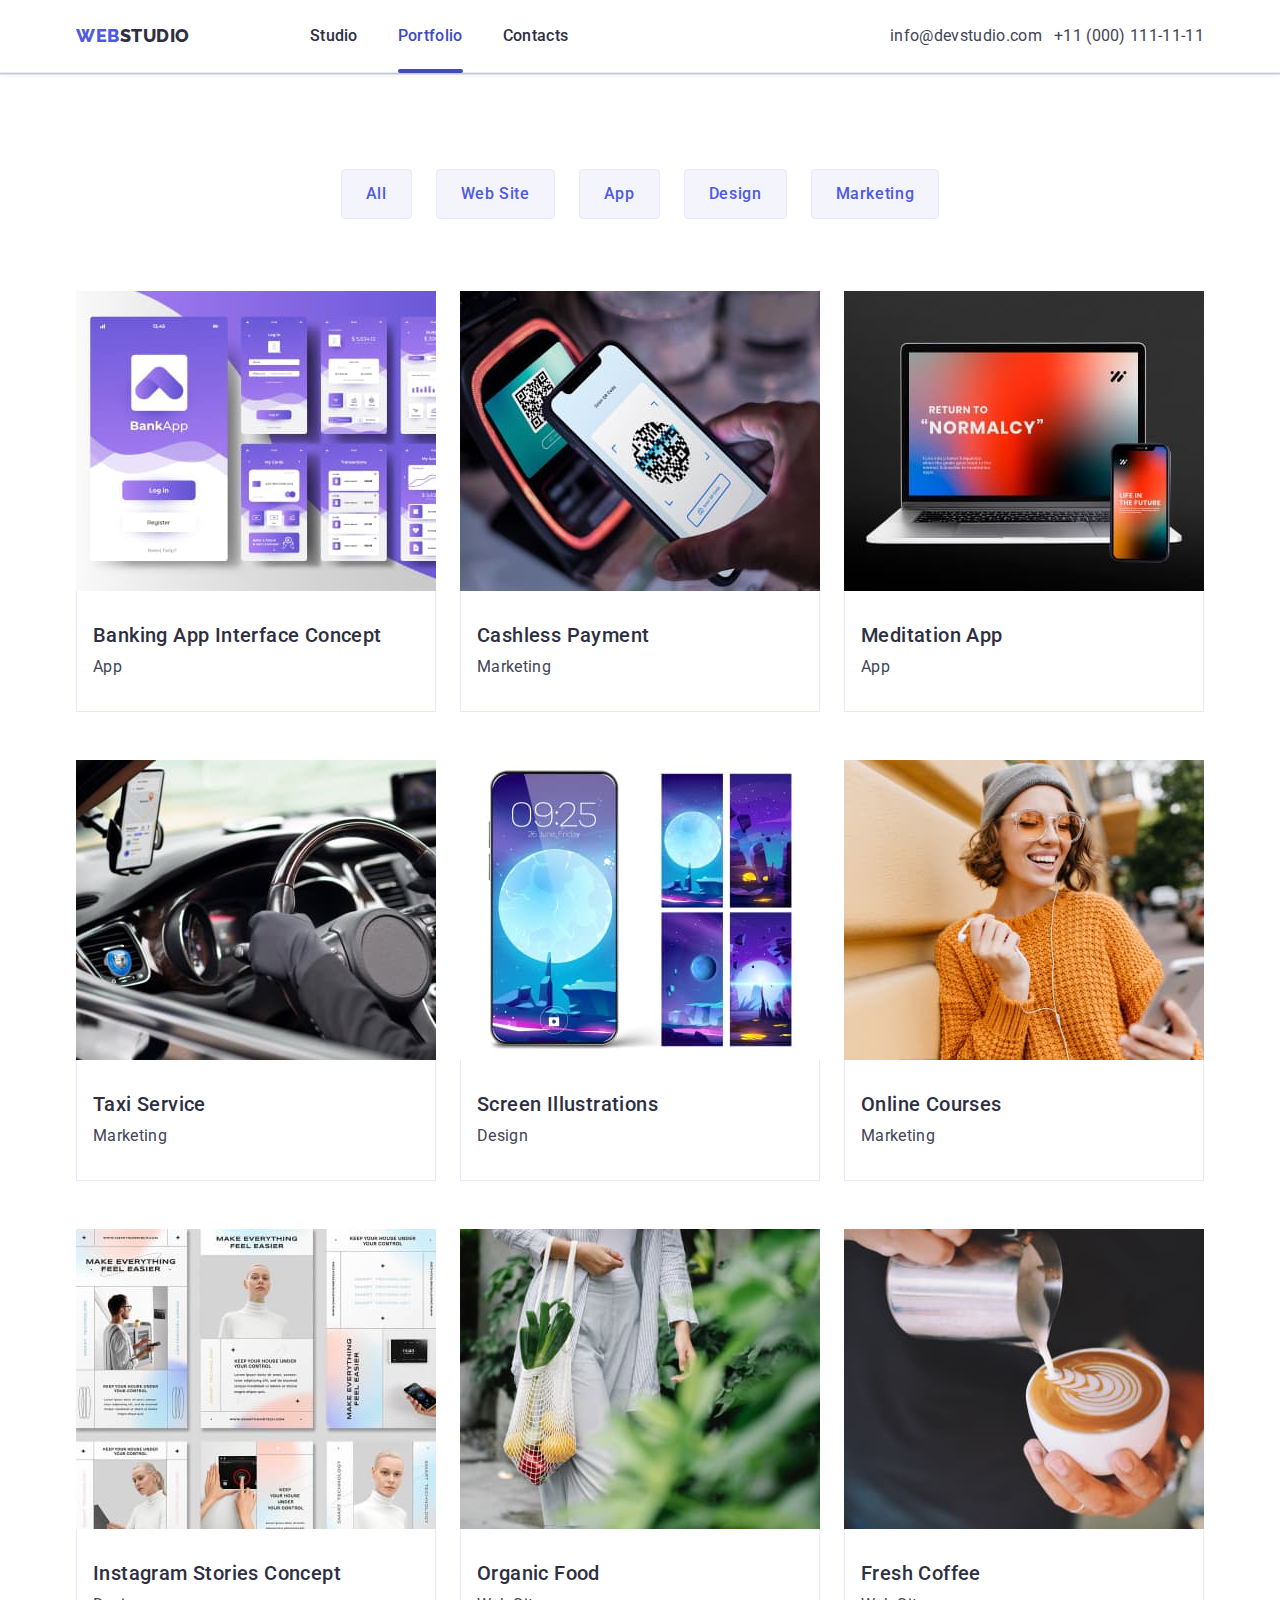
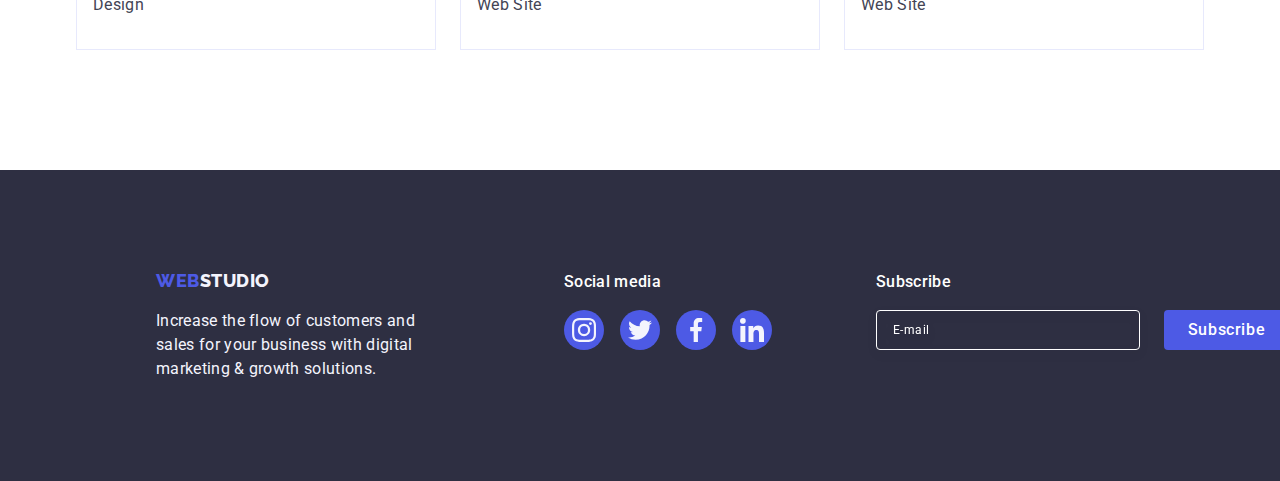
<file: portfolio.html>
<!DOCTYPE html>
<html lang="en">
<head>
    <meta charset="UTF-8">
    <meta name="viewport" content="width=device-width, initial-scale=1.0">
    <title>WebStudio-Portfolio</title>

    <link rel="preconnect" href="https://fonts.googleapis.com">
    <link rel="preconnect" href="https://fonts.gstatic.com" crossorigin>
    <link href="https://fonts.googleapis.com/css2?family=Raleway:wght@800&family=Roboto:wght@400;500;700&display=swap"
        rel="stylesheet">

    <link rel="stylesheet" href="https://cdn.jsdelivr.net/npm/modern-normalize@2.0.0/modern-normalize.min.css">

    <link rel="stylesheet" href="./css/styles.css">

    
</head>

<body>
<header class="header">

    <div class="header-container container">
        <nav class="nav-container">
            <a class="logo link" href="./index.html">Web<span class="second-part">Studio</span>
            </a>

            <ul class="list nav-list">
                <li><a href="./index.html" class="first-page link current">Studio</a></li>
                <li><a href="./portfolio.html" class="first-page link current link-active">Portfolio</a></li>
                <li><a href="" class="first-page link current">Contacts</a></li>
            </ul>
        </nav>

        <address class="address list">
            <ul class="contacts list">
                <li><a class="link link email" href="mailto:info@devstudio.com">info@devstudio.com</a></li>
                <li><a class="link link email" href="tel:+110001111111">+11 (000) 111-11-11</a></li>
            </ul>
        </address>
    </div>

</header>
    
    <main>
        <section class="section-portfolio container">
            <div class="container">
                <h1 class="visually-hidden list-adv-title">Portfolio</h1>

                <ul class="list button-list">
                    <li><button class="button-portfolio all" type="button">All</button></li>
                    <li><button class="button-portfolio all" type="button">Web Site</button></li>
                    <li><button class="button-portfolio all" type="button">App</button></li>
                    <li><button class="button-portfolio all" type="button">Design</button></li>
                    <li><button class="button-portfolio all" type="button">Marketing</button></li>
                     </ul>
                
<!--second list in section-->

                <ul class="list cart-set-portfolio">
                    <li class="cart-set-filter"> <a class="cart-set-link link" href="">
                        <div class="overlay">
                            <img src="./images/img8.jpg" alt="Design of different App interfaces" width="360">
                                <p class="overlay-text">14 Stylish and User-Friendly App Design Concepts · Task Manager App · Calorie Tracker App · Exotic Fruit Ecommerce App ·
                                Cloud Storage App</p>
                        </div>
                        <div class="filter-text">
                            <h2 class="link-title">Banking App Interface Concept</h2>
                            <p class="link-text">App</p>
                        </div></a>
                    </li>
                    <li class="cart-set-filter"> <a class="cart-set-link link" href="">
                        <div class="overlay">
                            <img src="./images/img9.jpg" alt="A man makes payment with a help of cell phone" width="360">
                                <p class="overlay-text">14 Stylish and User-Friendly App Design Concepts · Task Manager App · Calorie Tracker App ·
                                    Exotic Fruit Ecommerce App ·
                                    Cloud Storage App</p>
                        </div>
                        <div class="filter-text">
                            <h2 class="link-title">Cashless Payment</h2>
                            <p class="link-text">Marketing</p>
                        </div></a>
                    </li>
                    <li class="cart-set-filter"> <a class="cart-set-link link" href="">
                        <div class="overlay">
                            <img src="./images/img10.jpg" alt="Laptop with cell phone" width="360">
                                <p class="overlay-text">14 Stylish and User-Friendly App Design Concepts · Task Manager App · Calorie Tracker App ·
                                    Exotic Fruit Ecommerce App ·
                                    Cloud Storage App</p>
                        </div>
                        <div class="filter-text">
                            <h2 class="link-title">Meditation App</h2>
                            <p class="link-text">App</p>
                        </div></a>
                    </li>
                    <li class="cart-set-filter"> <a class="cart-set-link link" href="">
                        <div class="overlay">
                            <img src="./images/img11.jpg" alt="A steering wheel with the hands of driver" width="360">
                                <p class="overlay-text">14 Stylish and User-Friendly App Design Concepts · Task Manager App · Calorie Tracker App ·
                                    Exotic Fruit Ecommerce App ·
                                    Cloud Storage App</p>
                        </div>
                        <div class="filter-text">
                            <h2 class="link-title">Taxi Service</h2>
                            <p class="link-text">Marketing</p>
                        </div></a>
                    </li>
                    <li class="cart-set-filter"><a class="cart-set-link link" href="">
                        <div class="overlay">
                            <img src="./images/img12.jpg" alt="Iphone with different kind of phone screen wallpapers" width="360">
                                <p class="overlay-text">14 Stylish and User-Friendly App Design Concepts · Task Manager App · Calorie Tracker App ·
                                    Exotic Fruit Ecommerce App ·
                                    Cloud Storage App</p>
                            </div>
                        <div class="filter-text">
                            <h2 class="link-title">Screen Illustrations</h2>
                            <p class="link-text">Design</p>
                        </div></a>
                    </li>
                    <li class="cart-set-filter"><a class="cart-set-link link" href="">
                        <div class="overlay">
                            <img src="./images/img13.jpg" alt="A girl wearing sunglasses and earphones is smiling to her phone" width="360">
                                <p class="overlay-text">14 Stylish and User-Friendly App Design Concepts · Task Manager App · Calorie Tracker App ·
                                    Exotic Fruit Ecommerce App ·
                                    Cloud Storage App</p>
                            </div>
                        <div class="filter-text">
                            <h2 class="link-title">Online Courses</h2>
                            <p class="link-text">Marketing</p>
                        </div></a>
                    </li>
                    <li class="cart-set-filter"> <a class="cart-set-link link" href="">
                        <div class="overlay">
                            <img src="./images/img14.jpg" alt="Different designs of social-network with pictures of people" width="360">
                                <p class="overlay-text">14 Stylish and User-Friendly App Design Concepts · Task Manager App · Calorie Tracker App ·
                                    Exotic Fruit Ecommerce App ·
                                    Cloud Storage App</p>
                            </div>
                        <div class="filter-text">
                            <h2 class="link-title">Instagram Stories Concept</h2>
                            <p class="link-text">Design</p>
                        </div></a>
                    </li>
                    <li class="cart-set-filter"><a class="cart-set-link link" href="">
                        <div class="overlay">
                            <img src="./images/img15.jpg" alt="A woman brings in the string bag vegetables" width="360">
                                <p class="overlay-text">14 Stylish and User-Friendly App Design Concepts · Task Manager App · Calorie Tracker App ·
                                    Exotic Fruit Ecommerce App ·
                                    Cloud Storage App</p>
                            </div>
                        <div class="filter-text">
                            <h2 class="link-title">Organic Food</h2>
                            <p class="link-text">Web Site</p>
                        </div></a>
                    </li>
                    <li class="cart-set-filter"><a class="cart-set-link link" href="">
                        <div class="overlay">
                            <img src="./images/img16.jpg" alt="A cup of coffee with design of leave" width="360">
                                <p class="overlay-text">14 Stylish and User-Friendly App Design Concepts · Task Manager App · Calorie Tracker App ·
                                    Exotic Fruit Ecommerce App ·
                                    Cloud Storage App</p>
                            </div>
                        <div class="filter-text">
                            <h2 class="link-title">Fresh Coffee</h2>
                            <p class="link-text">Web Site</p>
                        </div></a>
                    </li>
                </ul>
            </div>
        </section>
    
    </main>
    
<footer class="page-footer">
    <div class="whole-footer">
        <div class="footer-leftside">
            <a class="logo link link-footer" href="./index.html">Web<span class="footer-second-part">Studio</span>
            </a>
            <p class="slogan">Increase the flow of customers and sales for your business with digital marketing &#38;
                growth solutions.</p>
        </div>
        <div class="footer-rightside">
            <p class="socials-text">Social media</p>
            <ul class="social-media-footer list">
                <li class="footer-social-item">
                    <a class="footer-social-link" href="https://www.instagram.com/" target="_blank"
                        rel="noopener no referrer">
                        <svg class="footer-social-media-icons" width="24" height="24">
                            <use href="./images/icons.svg#icon-instagram"></use>
                        </svg>
                    </a>
                </li>
                <li class="footer-social-item">
                    <a class="footer-social-link" href="https://twitter.com/" target="_blank"
                        rel="noopener no referrer">
                        <svg class="footer-social-media-icons" width="24" height="24">
                            <use href="./images/icons.svg#icon-twitter"></use>
                        </svg>
                    </a>
                </li>
                <li class="footer-social-item">
                    <a class="footer-social-link" href="https://facebook.com/" target="_blank"
                        rel="noopener no referrer">
                        <svg class="footer-social-media-icons" width="24" height="24">
                            <use href="./images/icons.svg#icon-facebook"></use>
                        </svg>
                    </a>
                </li>
                <li class="footer-social-item">
                    <a class="footer-social-link" href="https://linkedin.com/" target="_blank"
                        rel="noopener no referrer">
                        <svg class="footer-social-media-icons" width="24" height="24">
                            <use href="./images/icons.svg#icon-linkedin"></use>
                        </svg>
                    </a>
                </li>
            </ul>
        </div>

        <div class="footer-subscribe-wrapper">
            <p class="footer-subscribe-text">Subscribe</p>
            <form class="subscribe-form" name="subscribe_form">
                <label class="subscribe-form-field" for="subscribe_form_field">
                    <input class="subscribe-form-input" type="email" name="email" placeholder="E-mail"
                        id="subscribe_form_field">
                </label>
                <button class="submit-btn" type="submit">Subscribe
                    <svg class="subscribe-button" width="24" height="24">
                        <use href="./images/icons.svg#icon-submit"></use>
                    </svg>
                </button>
            </form>
        </div>
    </div>
</footer>
</body>

</html>
</file>
<file: css/styles.css>
:root {
    --brand-color: #4d5ae5;
    --primary-text-color: #434455;
    --title-text-color: #2E2F42;
    --background-color-main: white;
    --background-color-dark: #2E2F42;
    --background-color-cloud: #F4F4FD;
    --link-color-change: #404bbf;
    --cornflower: #E7E9FC;
    --lightslate: #8E8F99;
    --indent: 24px;
    --items: 4;
    --items-portfolio: 3;
}

html {
    box-sizing: border-box;
}

*
*::before
*::after {
    box-sizing: inherit;
}
body {
    font-family: 'Roboto', sans-serif;
    color: #434455;
    background-color: var(--background-color-main);
    font-size: 16px;
    line-height: 1.5;
    letter-spacing: 0.32px;
}

/* -----MOBILE AND TABLET----- */
section {
    padding: 96px 0;
}

/* -----DESKTOP----- */
@media only screen and (min-width: 1158px) {
    section {
        padding: 120px 0 0 0;
    }    
}

h1,
h2,
h3,
h4,
h5,
h6,
p {
    margin: 0;
}

/* -----MOBILE----- */
.container {
    min-width: 320px;
    max-width: 428px;
    margin: 0 auto;
    padding: 0 16px;
} 

/* -----TABLET----- */
@media screen and (min-width: 768px) {
.container {
    max-width: 768px;
}
}

/* -----DESKTOP----- */
@media screen and (min-width: 1158px) {
    .container {
        max-width: 1158px;
        padding-left: 15px;
        padding-right: 15px;
    }
}

img {
    display: block;
    max-width: 100%;
    height: auto;
}

ul {
    padding: 0;
    margin: 0;
}

.visually-hidden {
    position: absolute;
    width: 1px;
    height: 1px;
    margin: -1px;
    border: 0;
    padding: 0;

    white-space: nowrap;
    clip-path: inset(100%);
    clip: rect(0 0 0 0);
    overflow: hidden;
}

.header {
    border-bottom: 1px solid #e7e9fc;
    box-shadow: 0px 1px 6px 0px rgba(46, 47, 66, 0.08), 
    0px 1px 1px 0px rgba(46, 47, 66, 0.16), 
    0px 2px 1px 0px rgba(46, 47, 66, 0.08);

}

.header-container {
    display: flex;
    }


.nav-container {
    display: flex;
    align-items: center;
    margin-right: auto;
    }

.logo {
    font-family: 'Raleway', sans-serif;
    font-weight: 800;
    font-size: 18px;
    line-height: 1.17;
    letter-spacing: 0.03em;
    text-transform: uppercase;
    color: var(--brand-color);

    transition: color 250ms cubic-bezier(0.4, 0, 0.2, 1);

}

.logo.link {
    text-decoration: none;
    margin: 0;
    margin-right: 76px;
    display: inline-block;
    padding: 24px 0 22px 0;
}

@media only screen and (min-width: 768px) {
   .logo.link {
    margin-right: 120px;
  }
}

.second-part {
    color: var(--title-text-color);
}

.logo:hover {
    color: var(--brand-color);
}

.link {
    text-decoration: none;
    display: block;
}
.list {
    list-style: none;
}

.nav-list {
    display: flex;
    gap: 40px;
}

@media only screen and (max-width: 767px) {
.nav-list{
    display: none;
  }
}

.first-page.link.current:hover,
.first-page.link.current:focus {
    color: #404bbf;
}
.list .link.current {
    color:var(--link-color-change)
}
.first-page.link.current {
    font-weight: 500;
    font-size: 16px;
    line-height: 1.5;
    letter-spacing: 0.02em;
    color: var(--background-color-dark);
    padding: 24px 0;

    position: relative;
    transition: color 250ms cubic-bezier(0.4, 0, 0.2, 1);
}

.first-page.link.current:hover::after {
    display: block;
    content: "";
    height: 4px;
    background-color: #404bbf;
    position: absolute;
    bottom: -1px;
    left: 0;
    color: #404bbf;
}

.first-page.link.current.link-active {
    color: #404bbf;
}

.link-active::after {
    display: block;
    content: "";
    position: absolute;
    left: 0;
    bottom: -1px;
    height: 4px;
    background-color: #404bbf;
    border-radius: 2px;
    width: 100%;
}

.address.list {
    font-style: normal;
    font-family: 'Roboto', sans-serif;
    font-size: 16px;
    line-height: 1.5;
    letter-spacing: 0.32px;
    display: flex;
    align-items: center;
    justify-content: flex-end;
}

@media only screen and (min-width: 768px) and (max-width: 1157px) {
.address.list {
    font-size: 12px;
    line-height: 1.17;
    letter-spacing: 0.04em;
  }
}

@media only screen and (max-width: 767px) {
    .address.list {
        display: none;
    }
}

.contacts.list {
    display: flex;
    gap: 40px;
}

@media only screen and (min-width: 768px) {
   .contacts.list {
    flex-direction: column;
    flex-wrap: wrap;
    gap: 12px;
    justify-content: flex-end;
  }
}

@media only screen and (min-width: 1158px) {
   .contacts.list {
    flex-direction: row;
    flex-wrap: nowrap;
  }
}

.contacts.list:not(:last-child) {
gap: 40px;
}

.link.link.email {
    line-height: 1.5;
    letter-spacing: 0.02em;
    color: var(--primary-text-color);
    padding: 24px 0;

    transition: color 250ms cubic-bezier(0.4, 0, 0.2, 1);
}

@media only screen and (min-width: 768px) {
   .link.link.email {
    padding: 0;
  }
}

.link.link.email:hover,
.link.link.email:focus {
    color: #404bbf;
}

.headline {
    margin: 0 auto;
    padding: 112px 0;
    background-color: var(--background-color-dark);
    background-image: linear-gradient(#2e2f42b3, #2e2f42b3), url(../images/hero/Dark-bg_mob@1x.jpg);
    background-position: center;
    background-repeat: no-repeat;
    background-size: cover;
}

@media only screen and (min-width: 1128px) {
   .headline {
    padding: 188px 0;
  }
}

/*___________________
    MOBILE SCREEN
____________________*/
@media (min-device-pixel-ratio: 2), (min-resolution: 192dpi), (min-resolution: 2dppx) {
   .headline {
        background-image: linear-gradient(#2e2f42b3, #2e2f42b3), url(../images/hero/Dark-bg_mob@2x.jpg);
    }
}

/*___________________
    TABLET SCREEN
____________________*/

@media only screen and (min-width: 429px) {
   .headline {
    background-image: linear-gradient(#2e2f42b3, #2e2f42b3), url(../images/hero/Dark-bg_tabl@1x.jpg);
  }

  @media (min-device-pixel-ratio: 2),
  (min-resolution: 192dpi),
  (min-resolution: 2dppx) {
      .headline {
          background-image: linear-gradient(#2e2f42b3, #2e2f42b3), url(../images/hero/Dark-bg_tabl@2x.jpg);
      }
  }
}

/*___________________
    DESKTOP SCREEN
____________________*/

@media only screen and (min-width: 769px) {
    .headline {
        background-image: linear-gradient(#2e2f42b3, #2e2f42b3), url(../images/hero/people-office_desk@1x.jpg); 
    }
        @media (min-device-pixel-ratio: 2),
        (min-resolution: 192dpi),
        (min-resolution: 2dppx) {
            .headline {
                background-image: linear-gradient(#2e2f42b3, #2e2f42b3), url(../images/hero/people-office_desk@1x.jpg);
            }
        }
    }

.headline-title {
    font-size: 28px;
    font-weight: 700;
    text-align: center;
    letter-spacing: 0.02em;
    color: white;
    line-height: 1.11;
    max-width: 320px;
    margin-bottom: 72px;
    margin-left: auto;
    margin-right: auto;
    text-transform: capitalize;
}

@media only screen and (min-width: 428px) {
.headline-title {
        font-size: 36px;
    }
}

@media only screen and (min-width: 768px) {
.headline-title {
        font-size: 56px;
        line-height: 1.07;
        max-width: 496px;
        margin-bottom: 36px;
    }
}

@media only screen and (min-width: 1158px) {
    .headline-title {
        margin-bottom: 48px;
}
}

.button.primary {
    background-color: #4D5AE5;
    font-family: 'Roboto', sans-serif;
    font-weight: 500;
    font-size: 16px;
    line-height: 1.5;
    letter-spacing: 0.04em;
    color: white;
    cursor: pointer;
    min-width: 169px;
    height: 56px;
    border: none;
    border-radius: 4px;
    padding: 16px 32px;
    display: block;
    margin: 0 auto;
    box-shadow: 0px 4px 4px 0px rgba(0, 0, 0, 0.15);

    transition: background-color 250ms cubic-bezier(0.4, 0, 0.2, 1);
}
.button.primary:hover,
.button.primary:focus {
    background-color: #404BBF;
}
 /*OUR ADVANTAGES*/

/*Mobile Styles*/
.adv-table.list {
    display: block;
}
 
/* Tablet Styles */
@media screen and (min-width: 768px) and (max-width: 1127px) {
    section.adv {
        padding: 96px 0 96px 0;
    }

    .adv-table.list {
        display: flex;
        flex-wrap: wrap;
        column-gap: 24px;
    }
}

/* -----DESKTOP----- */
@media screen and (min-width: 1158px) {
    section.adv {
        padding: 120 0 0 0;
    }

  .adv-table.list {
      list-style: none;
      width: 1128px;
      display: flex;
      gap: 24px;
  } 
}

.adv-title {
     visibility: hidden;
}

/* MOBILE */
.adv-neighbour:not(:last-child) {
    margin-bottom: 72px;
}
/* Tablet */
@media only screen and (min-width: 768px) {
   .adv-neighbour:nth-last-child(-n+2) {
    margin-bottom: 0;
   }  
}

/* Deskop */
@media only screen and (min-width: 1158px) {
.adv-neighbour {
    width: calc((100%-72px)/4);
}
adv-neighbour:not(:last-child) {
    margin-right: 24px;
}
.adv-neighbour:not(:last-child) {
    margin-bottom: 0px;
}
}

.adv-picture {
    display: none;
}

@media only screen and (min-width: 1158px) { 
    .adv-picture {
        display: flex;
        align-items: center;
        justify-content: center;
        height: 112px;
        background: var(--cloud, #F4F4FD);
        width: 264px;
        border-radius: 4px;
        padding: 24px 100px;
        margin-bottom: 8px;
    }
}

/* MOBILE and TABLET */
.adv-table-title {
    font-size: 36px;
    font-weight: 700;
    line-height: 1.11;
    letter-spacing: 0.02em;
    color: var(--title-text-color);
    margin-bottom: 8px;
}

@media only screen and (max-width: 767px) {
   .adv-table-title {
    text-align: center;
   }
}

@media only screen and (min-width: 1158px) {
.adv-table-title {
        font-weight: 500;
        font-size: 20px;
        line-height: 1.2;
    }   
}

 /* MOBILE */
.adv-text {
    font-size: 16px;
    line-height: 1.5;
    letter-spacing: 0.02em;
    color: var(--primary-text-color);    
}

 /* TABLET */
@media only screen and (min-width: 768px) {
   .adv-text {
        max-width: 356px;
    } 
  }

/* DESKTOP */
@media only screen and (min-width: 1158px) {
    .adv-text {
            width: 264px;
        }
}

@media only screen and (max-width: 1158px){.section-work-samples {
display: none;
}
} 
.section-work-samples {
    padding-bottom: 120px;
}

.section-title {
    font-size: 36px;
    line-height: 1.11;
    color: var(--title-text-color);
    text-align: center;
    letter-spacing: 0.02em;
    text-transform: capitalize;
    font-weight: 700;
    margin-bottom: 72px;
    }

.work-samples-list {
    display: flex;
    gap: 24px;
}

.work-samples {
    width: calc((100%-3*16px)/3);
}

.section-team {
    background-color: #F4F4FD;
}
.section-title-team {
    font-size: 36px;
    line-height: 1.11;
    text-align: center;
    letter-spacing: 0.02em;
    text-transform: capitalize;
    color: var(--title-text-color);
    margin-bottom: 72px;
}

.section-img-team {
    background-color: #FFFFFF;
    width: calc((100%-3*24px)/4);
    border-radius: 0px 0px 4px 4px;
}

.team-member {
    padding: 32px 16px;
}

.social-media {
    display: flex;
    justify-content: center;
    gap: 24px;
    margin-top: 8px;

}

.social-link {
    display: flex;
    justify-content: center;
    align-items: center;
    width: 40px;
    height: 40px;
    background-color: var(--brand-color);
    border-radius: 50%;

    transition: background-color 250ms cubic-bezier(0.4, 0, 0.2, 1);
}

.social-link:hover,
.social-link:focus {
    background-color: var(--link-color-change);
}

.social-media-icons {
    fill: var(--background-color-cloud)
}

.list-heading {
    font-weight: 500;
    font-size: 20px;
    line-height: 1.2;
    letter-spacing: 0.02em;
    color: var(--title-text-color);
    text-align: center;
    margin-bottom: 8px;
}
.list-text {
    font-size: 16px;
    line-height: 1.5;
    letter-spacing: 0.02em;
    color: var(--primary-text-color);
    text-align: center;
}


/*MOBILE*/

/*TABLET*/
@media only screen and (min-width: 768px) {
   .section-customers {
    padding: 96px 108px; 
    margin-right: 0;
    margin: 0px;
  }
}

/*DESKTOP*/
@media only screen and (min-width: 1158px) {
   .section-customers {
    padding: 120px 0;
  }
}

.customers-title {
    font-size: 36px;
    line-height: 1.11;
    color: var(--title-text-color);
    margin-bottom: 72px;
    text-align: center;
}

.customers-list {
    display: flex;
    flex-wrap: wrap;
    gap: 16px;
    row-gap: 72px;
}

.customers-list:not(:last-child) {
    gap: 16px;
}

@media only screen and (min-width: 768px) {
.customers-list {
        column-gap: 24px;
        row-gap: 72px;
    }
  }

.customer-item {
    width: calc((100% - 16px) / 2);
}

@media only screen and (min-width: 768px) {
   .customer-item {
    width: calc((100% - 48px) / 3);
   }
}
@media only screen and (min-width: 1158px) {
    .customer-item {
        width: calc((100% - 120px) / 6);
        height: 88px;
    }
}
.customer-link {
    display: flex;
    width: 100%;
    height: 88px;
    border: 1px solid #8e8f99;
    border-radius: 4px;
    align-items: center;
    justify-content: center;
    color: var(--lightslate);

    transition: border-color 250ms cubic-bezier(0.4, 0, 0.2, 1), color 250ms cubic-bezier(0.4, 0, 0.2, 1);
}

.customer-link:hover, 
.customer-link:focus {
    border-color: #404bbf;
    color: #404bbf;
}

.customer-icon {
    fill: currentColor;
}

.customer-logo {
fill: var(--lightslate);

transition: fill 250ms cubic-bezier(0.4, 0, 0.2, 1);
}

.customer-logo:hover,
.customer-logo:focus {
    fill: var(--link-color-change);
}

/*FOOTER*/
.page-footer {
    background-color: var(--title-text-color);
    padding: 96px 0;
    
}

@media only screen and (min-width: 1158px) {
   .page-footer {
    display: flex;
    padding: 100px 0;
    margin: auto;
  }
}

.footer-subscribe-text {
    width: 75px;
    margin-bottom: 16px;
    color: var(--white, #FFF);
    font-size: 16px;
    font-family: Roboto;
    font-style: normal;
    font-weight: 500;
    line-height: 24px;
    letter-spacing: 0.32px;
    padding-bottom: 16px;
    margin: 0 auto;
}

@media only screen and (min-width: 1158px) {
   .footer-subscribe-text {
    padding-bottom: 16px;
  }
}

.subscribe-form-input {
    max-width: 398px;
    height: 40px;
    border-radius: 4px;
    border: 1px solid var(--white, #FFF);
    filter: drop-shadow(0px 4px 4px rgba(0, 0, 0, 0.15));
    background-color: transparent;
    color: #FFFFFF;
    font-size: 12px;
    line-height: 1.5;
    letter-spacing: 0.04em;
    width: calc(100% - 30px);
    margin-left: 15px;
    padding-left: 16px;
}

.subscribe-form-input::placeholder {
    color: #ffffff;
}

@media only screen and (min-width: 1158px) {
   .subscribe-form-input {
    max-width: 264px;
    margin-left: 0;
  }
}
.subscribe-form {
    display: flex;
    flex-wrap: wrap;
    gap: 24px;
    justify-content: center;
}

.footer-leftside {
    margin-bottom: 72px;
}

@media only screen and (min-width: 1158px) {
   .page-footer{
    padding: 100px 0;
    margin: auto;
  }
}

@media only screen and (min-width: 768px) {
.whole-footer {
    display: flex;
    flex-wrap: wrap;
    column-gap: 24px;
    max-width: 584px;

.footer-leftside {
    margin-bottom: 0;
}
    /*padding-right: 164px;
    padding-left: 108px;*/
}

.logo.link {
    padding: 0;
}

.subscribe-form-input {
    margin-left: 0;
    min-width: 264px;
}
.footer-subscribe-text {
    margin: 0;
}
.subscribe-form {
    flex-wrap: nowrap;
}

.subscribe-form-field {
    flex-basis: 100%;
    gap: 24px;
}
}

@media only screen and (min-width: 1158px) {
.whole-footer {
    padding-left: 0;
        flex-wrap: nowrap;
        align-items: baseline;
        margin-left: 156px;
    }

.footer-leftside {
    margin-right: 120px;
    margin-bottom: 0;
}
/*.footer-rightside {
    padding-top: 72px;
}*/ 
}

.logo.link.link-footer {
    display: flex;
    text-align: center;
    margin: 0 auto;
    justify-content: center;
    padding: 0 0 22px 0;
}

@media only screen and (min-width: 768px) {
   .logo.link.link-footer {
    margin: 0;
    text-align: left;
    justify-content: flex-start;
    padding:0
  }
}

@media only screen and (min-width: 1158px) {
   .logo.link.link-footer {
    justify-content: flex-start;
    padding: 0;
  }
}

.slogan {
    line-height: 1.5;
    color: var(--background-color-cloud);
    letter-spacing: 0.02em;
    max-width: 264px;
    display: flex;
    flex-direction: column;
    flex-shrink: 0;
    margin: 0 auto;
}

@media only screen and (min-width: 768px) {
   .slogan {
    padding-top: 16px;
  }
}

@media only screen and (min-width: 1158px) {
   .slogan {
    width: 264px;
    padding-top: 0;
  }
}

.socials-text {
    font-weight: 500;
    font-size: 16px;
    line-height: 1.5;
    letter-spacing: 0.02em;
    color: var(--background-color-main);
    margin-bottom: 16px;
    text-align: center;
}

@media only screen and (min-width: 768px) {
   .socials-text {
    text-align: left;
  }
}

.social-media-footer {
    display: flex;
    gap: 16px;
    justify-content: center;
    margin-bottom: 72px;
}
@media only screen and (min-width: 768px) {
   .social-media-footer {
    margin-bottom: 0;
  }
}
.footer-social-item {
    width: 40px;
    height: 40px;
}

.footer-second-part {
    color: #f4f4fd;
    text-align: center;
}

@media only screen and (min-width: 1158px) {
   .footer-second-part {
        margin-bottom: 17.5px;
  }
}

.footer-social-link {
    width: 100%;
    height: 100%;
    background-color: var(--brand-color);
    border-radius: 50%;
    display: flex;
    align-items: center;
    justify-content: center;

    transition: background-color 250ms cubic-bezier(0.4, 0, 0.2, 1);
}

.footer-social-link:hover,
.footer-social-link:focus {
    background-color: #31d0aa;
}

.footer-social-media-icons {
fill: var(--background-color-cloud);
}

.footer-subscribe-wrapper {
    display: block;
}

@media only screen and (min-width: 768px) {
   .footer-subscribe-wrapper {
    margin-top: 72px;
  }
}

@media only screen and (min-width: 1158px) {
   .footer-subscribe-wrapper {
        margin-left: 80px;
        margin-top: 0;
  }
}

.subscribe-form-field {
    flex-basis: 100%;
}

.submit-btn {
    min-width: 165px;
    height: 40px;
    display: flex;
    flex-wrap: wrap;
    justify-content: center;
    align-items: center;

    font-family: "Roboto", sans-serif;
    font-size: 16px;
    font-weight: 500;
    line-height: 1.5;
    letter-spacing: 0.04em;
    cursor: pointer;

    background-color: var(--brand-color);
    color: #ffffff;

    border: none;
    border-radius: 4px;

    transition: background-color 250ms cubic-bezier(0.4, 0, 0.2, 1);
}

.submit-btn:hover,
.submit-btn:focus {
    background-color: #404BBF;
}

.subscribe-button {
    fill: white;
    margin-left: 16px;
}

/* FLEX GRID */

/*MOBILE CART SET*/
.list.cart-set {
    display: flex;
    flex-wrap: wrap;
    row-gap: 72px;  
    justify-content: center;
    align-items: center;
}

.section-img-team.cart-set-item {
    flex-basis: (calc(100% - 72px) * 1) / 1;
}

/*TABLET CART SET*/
@media only screen and (min-width: 768px) {
  .list.cart-set {
    row-gap: 64px;
    column-gap: 24px;   
    justify-content: center;
    align-items: center;
  }

  .section-img-team.cart-set-item {
    flex-basis: (calc(100% - 24px) * 2) / 2;
    box-shadow: 0px 2px 1px 0px rgba(46, 47, 66, 0.08),
            0px 1px 1px 0px rgba(46, 47, 66, 0.16),
            0px 1px 6px 0px rgba(46, 47, 66, 0.08);
  }

} 

/*DESKTOP CART SET*/
@media only screen and (min-width: 1158px) { .section-img-team.cart-set-item {
        width: calc((100% - 72px) / 4);
        box-shadow: 0px 2px 1px 0px rgba(46, 47, 66, 0.08),
            0px 1px 1px 0px rgba(46, 47, 66, 0.16),
            0px 1px 6px 0px rgba(46, 47, 66, 0.08);
    }

    .section-team {
        padding-bottom: 120px;
    }
}

/* MODAL WINDOW */

.backdrop {
    position: fixed;
    top: 0;
    left: 0;

    width: 100%;
    height: 100%;

    background-color: rgba(46, 47, 66, 0.40);

    transition: opacity 250ms cubic-bezier(0.4, 0, 0.2, 1), visibility 250ms cubic-bezier(0.4, 0, 0.2, 1);

    opacity: 1;
    pointer-events: initial;
    visibility: visible;

}

.backdrop.is-hidden {
    opacity: 0;
    pointer-events: none;
    visibility: hidden;
}

.modal {
    position: absolute;
    top: 50%;
    left: 50%;
    transform: translate(-50%, -50%) scale(1);

    width: 96%;
    padding: 72px 5px 24px 5px;

    background-color: #FCFCFC;
    border-radius: 4px;
    box-shadow: 0px 2px 1px 0px rgba(0, 0, 0, 0.20), 0px 1px 3px 0px rgba(0, 0, 0, 0.12), 0px 1px 1px 0px rgba(0, 0, 0, 0.14);

    transition: transform 250ms cubic-bezier(0.4, 0, 0.2, 1);
}

@media only screen and (min-width: 428px) {
   .modal{
    max-width: 392px;
    padding: 72px 16px 24px 16px;
  }
}
@media only screen and (min-width: 768px) {
   .modal {
max-width: 408px;
padding: 72px 24px 24px 24px;
  }
}

.backdrop.is-hidden .modal {
    opacity: 0;
    transform: translate(-50%, -70%);
    transition-delay: 0ms;
}

.modal-btn {
    position: absolute;
    top: 24px;
    right: 24px;

    width: 24px;
    height: 24px;

    border-radius: 50%;
    
    display: flex;
    align-items: center;
    justify-content: center;
    padding: 0;

    background-color: #e7e9fc;
    border: 1px solid rgba(0, 0, 0, 0.1);

    cursor: pointer;
    transition: background-color 250ms cubic-bezier(0.4, 0, 0.2, 1), border 250ms cubic-bezier(0.4, 0, 0.2, 1);
}

.modal-btn:hover,
.modal-btn:focus {
    background-color: #404bbf;
    border: none;
    cursor: pointer;
    
}

.modal-btn:hover .modal-icon,
.modal-btn:focus .modal-icon {
    fill: #ffffff;
}

.modal-icon {
    transition: fill 250ms cubic-bezier(0.4, 0, 0.2, 1);
}

.modal-icon:hover {
    background-color: #404bbf;
    border: none;
}

.modal-form {
}

@media only screen and (min-width: 428px) {
   .modal-form {
    min-width: 360px;
  }
}

.modal-caption {
    display: block;
    margin-bottom: 16px;

    font-weight: 500;
    font-size: 16px;
    line-height: 1.5;
    letter-spacing: 0.02em;

    text-align: center;

    color: var(--background-color-dark);
       
}

.modal-form-one {
    margin-bottom: 8px;
}

.modal-form-label {
    display: block;
    margin-bottom: 4px;
    color: var(--lightslate);

    font-size: 12px;
    line-height: 1.17;
    letter-spacing: 0.04em;
}

.modal-form-field {
    position: relative;
}

.modal-form-input {
    display: block;

    width: 100%;
    height: 40px;
    padding-left: 38px;

    outline: transparent;
    background-color: transparent;

    border-radius: 4px;
    border: 1px solid rgba(46, 47, 66, 0.40);

    transition: border-color 250ms cubic-bezier(0.4, 0, 0.2, 1);
}

@media only screen and (max-width: 427px) {
   .modal-form-input {
    width: 96%;
  }
}

.modal-form-input:focus {
    border-color: var(--brand-color);
}

.modal-form-icon {
    position: absolute;
    top: 50%;
    left: 16px;
    transform: translateY(-50%);

    transition: fill 250ms cubic-bezier(0.4, 0, 0.2, 1);
}

.modal-form-input:focus+.modal-form-icon {
    fill: var(--brand-color);
}

.modal-form-two {
    margin-bottom: 16px;
}

.modal-form-comment {
    width: 100%;
    height: 120px;
    padding: 16px;

    font-size: 12px;
    line-height: 1.17;
    letter-spacing: 0.04em;

    color: rgba(46, 47, 66, 0.4);

    border: 1px solid rgba(46, 47, 66, 0.40);
    border-radius: 4px;
    background-color: transparent;

    padding: 8px 16px;
    outline: transparent;
    resize: none;

    transition: border-color 250ms cubic-bezier(0.4, 0, 0.2, 1);

}

@media only screen and (max-width: 427px) {
   .modal-form-comment {
    width: 96%;
  }
}

.modal-form-comment:focus {
    border-color: var(--brand-color);
}

/* CHECKBOX STYLES */

.modal-form-three {
    margin-bottom: 24px;
    
}

.modal-form-agreement {
    display: flex;
    align-items: center;
    font-size: 11px;
    line-height: 1.17;
    letter-spacing: 0.04em;
    color: var(--lightslate);
}

 @media only screen and (min-width: 768px) {
    .modal-form-agreement {
    font-size: 12px;
   }
 }

.agreement-icon {
    width: 16px;
    height: 16px;
    border: 1px solid rgba(46, 47, 66, 0.4);
    border-radius: 2px;

    transition: background-color 250ms cubic-bezier(0.4, 0, 0.2, 1), border 250ms cubic-bezier(0.4, 0, 0.2, 1), fill 250ms cubic-bezier(0.4, 0, 0.2, 1);

    display: flex;
    margin-right: 8px;
    align-items: center;
    justify-content: center;
    fill: transparent;
}


.modal-form-agreement-checkbox:checked+.modal-form-agreement .agreement-icon {
    background-color: var(--link-color-change);
    border: none;
    fill: #F4F4FD;
}

.modal-form-agreement-desc {
    user-select: none;
    color: #8E8F99;
    font-size: 12px;
    font-family: Roboto;
    font-style: normal;
    font-weight: 400;
    line-height: 14px;
    letter-spacing: 0.48px;
}

.acception-small {
    display: flex;
    flex-wrap: wrap;
    gap: 4px;
}

.modal-form-agreement-link {
    color: var(--brand-color);
}

.modal-form-btn {
    display: block;
    min-width: 169px;
    height: 56px;
    margin: auto;

    color: var(--white, #FFF);
    background-color: #4D5AE5;
   
    font-size: 16px;
    font-family: "Roboto", sans-serif;
    font-weight: 500;
    line-height: 1.5;
    letter-spacing: 0.04em;

    cursor: pointer;

    border: none;
    border-radius: 4px;


    transition: background-color 250ms cubic-bezier(0.4, 0, 0.2, 1);
}

.modal-form-btn:hover,
.modal-form-btn:focus {
        background-color: #404BBF;
    }

/* Page Portfolio*/
    
.section-portfolio.container {
    padding: 96px 0 120px 0;
}

.button-portfolio.all{
    font-family: "Roboto", sans-serif;
    font-weight: 500;
    font-size: 16px;
    line-height: 1.5;
    letter-spacing: 0.04em;
    text-align: center;
    color: var(--brand-color);
    background-color: var(--background-color-cloud);
    cursor: pointer;
    padding: 12px 24px;
    border: 1px solid var(--cornflower);border-radius: 4px;  

    transition: color 250ms cubic-bezier(0.4, 0, 0.2, 1),
        background-color 250ms cubic-bezier(0.4, 0, 0.2, 1),
        border-color 250ms cubic-bezier(0.4, 0, 0.2, 1),
        box-shadow 250ms cubic-bezier(0.4, 0, 0.2, 1);
}

.button-portfolio.all:hover,
.button-portfolio.all:focus {
    color: white;
    background-color: #404BBF;
    border: 1px solid transparent;
    box-shadow: 0px 2px 2px 0px rgba(0, 0, 0, 0.12), 
    0px 2px 1px 0px rgba(0, 0, 0, 0.08), 
    0px 3px 1px 0px rgba(0, 0, 0, 0.10);
}

.button-list {
    display: flex;
    justify-content: center;
    gap: 24px;
    margin-bottom: 72px;
}

.link-title {
    font-weight: 500;
    font-size: 20px;
    line-height: 1.2;
    letter-spacing: 0.02em;
    color:var(--background-color-dark);
    margin-bottom: 8px;
}

.list .link {
    text-decoration: none;
}
.link-text {
    font-size: 16px;
    line-height: 1.5;
    letter-spacing: 0.02em;
    color: var(--primary-text-color);
}

.filter-text {
    padding: 32px 16px;
    border: 1px solid #e7e9fc;
    border-top: none;
}

/* FLEX GRID PORTFOLIO */

.list.cart-set-portfolio {
    row-gap: 48px;
    display: flex;
    flex-wrap: wrap;
    column-gap: 24px;
}

.cart-set-filter {
    width: calc((100% - 48px) / 3);
}

.cart-set-link {
    transition: box-shadow 250ms cubic-bezier(0.4, 0, 0.2, 1);
}

.cart-set-link:hover .overlay-text,
.cart-set-link:focus .overlay-text {
        transform: translateY(0);
        opacity: 1;

        /*box-shadow: 0px 1px 6px rgba(46, 47, 66, 0.08),
                0px 1px 1px rgba(46, 47, 66, 0.16),
                0px 2px 1px rgba(46, 47, 66, 0.08);*/
}

.overlay {
    position: relative;
    overflow: hidden;

}

.overlay-text {
    position: absolute;
    top: 0;
    font-size: 16px;
    line-height: 1.5;
    letter-spacing: 0.02em;
    color: var(--background-color-cloud);
    padding: 40px 32px;
    background-color: #4d5ae5;
    height: 100%;
    width: 100%;
    transform: translateY(100%);
    transition: transform 250ms cubic-bezier(0.4, 0, 0.2, 1);
    opacity: 1;
}

/*-------------------
    HAMBURGER MENU
-------------------*/

.menu-toggle {
    min-height: 24px;
    min-width: 24px;
    display: flex;
    align-items: center;
    justify-content: center;

    margin: 0;
    padding: 0;
    background-color: transparent;
    cursor: pointer;
    border: none;
    border-radius: 50%;
    outline: none;
}

@media (min-width: 768px) {
    .menu-toggle {
        display: none;
    }
}

.menu-toggle:hover,
.menu-toggle:focus {
    background-color: rgba(0, 0, 0, 0.1);
}

.menu-container {
    position: fixed;
    top: 0;
    left: 0;
    width: 100vw;
    height: 100vh;
    padding-left: 40px;
    padding-right: 20px;
    padding-bottom: 40px;
    padding-top: 80px;
    background-color:#ffffff;
    z-index: 999;
    box-shadow: 0px 1px 6px 0px rgba(46, 47, 66, 0.08), 0px 1px 1px 0px rgba(46, 47, 66, 0.16), 0px 2px 1px 0px rgba(46, 47, 66, 0.08);

    transform: translateX(100%);
    transition: transform 250ms ease-in-out;

    display: flex;
    flex-direction: column;
    justify-content: space-between;
}

@media only screen and (min-width: 768px) {
   .menu-container {
        display: none;
  }
}

.menu-container.is-open {
    transform: translateX(0);
}

.menu-container .menu-toggle 
{
    position: absolute;
    color: var(--title-text-color);
    
      top: 24px;
      right: 24px;
    
      width: 24px;
      height: 24px;
    
      border-radius: 50%;
    
      display: flex;
      align-items: center;
      justify-content: center;
      padding: 0;
    
      background-color: #e7e9fc;
      border: 1px solid rgba(0, 0, 0, 0.1);
    
      cursor: pointer;
      transition: background-color 250ms cubic-bezier(0.4, 0, 0.2, 1),
      border 250ms cubic-bezier(0.4, 0, 0.2, 1);
}

.mobile-menu {
    margin: 0;
    margin-bottom: auto;
    list-style: none;
}

.mobile-menu .link {
    display: block;
    color: var(--background-color-dark);
    text-decoration: none;
    font-size: 36px;
    line-height: 1.11;
    letter-spacing: 0.02em;
    text-transform: capitalize;
    font-weight: 700;
    padding-bottom: 40px;
}

.mobile-link.active {
    color: var(--link-color-change);
}

.mobile-menu .link:hover,
.mobile-menu .link:focus {
    color: var(--link-color-change);
}



.mobile-tel {
    font-size: 8vw;
    line-height: 1.11;
    color: var(--link-color-change);
    letter-spacing: 0.02em;
    text-transform: capitalize;
    font-weight: 700;
    padding-bottom: 40px;
    white-space: nowrap;
}

@media only screen and (min-width: 428px) {
   .mobile-tel {
    font-size: 36px;
  }
}

.mobile-email {
    font-weight: 500;
    font-size: 20px;
    line-height: 1.2;
    letter-spacing: 0.02em;
    color: var(--primary-text-color);
    padding-bottom: 48px;
}

.social-media-mobile {
    display: inline-flex;
    align-items: flex-start;
    gap: 36px;
}

@media only screen and (min-width: 428px) {
   .social-media-mobile {
    gap: 56px;
  }
}

.mobile-social-item {
    width: 40px;
    height: 40px;
}

.mobile-social-link {
    width: 100%;
    height: 100%;
    background-color: var(--brand-color);
    border-radius: 50%;
    display: flex;
    align-items: center;
    justify-content: center;
}

.mibile-social-link:hover,
.mobile-social-link:focus {
    background-color: #31d0aa;
}

.mobile-social-media-icons {
    fill: var(--background-color-cloud); 
}
</file>
